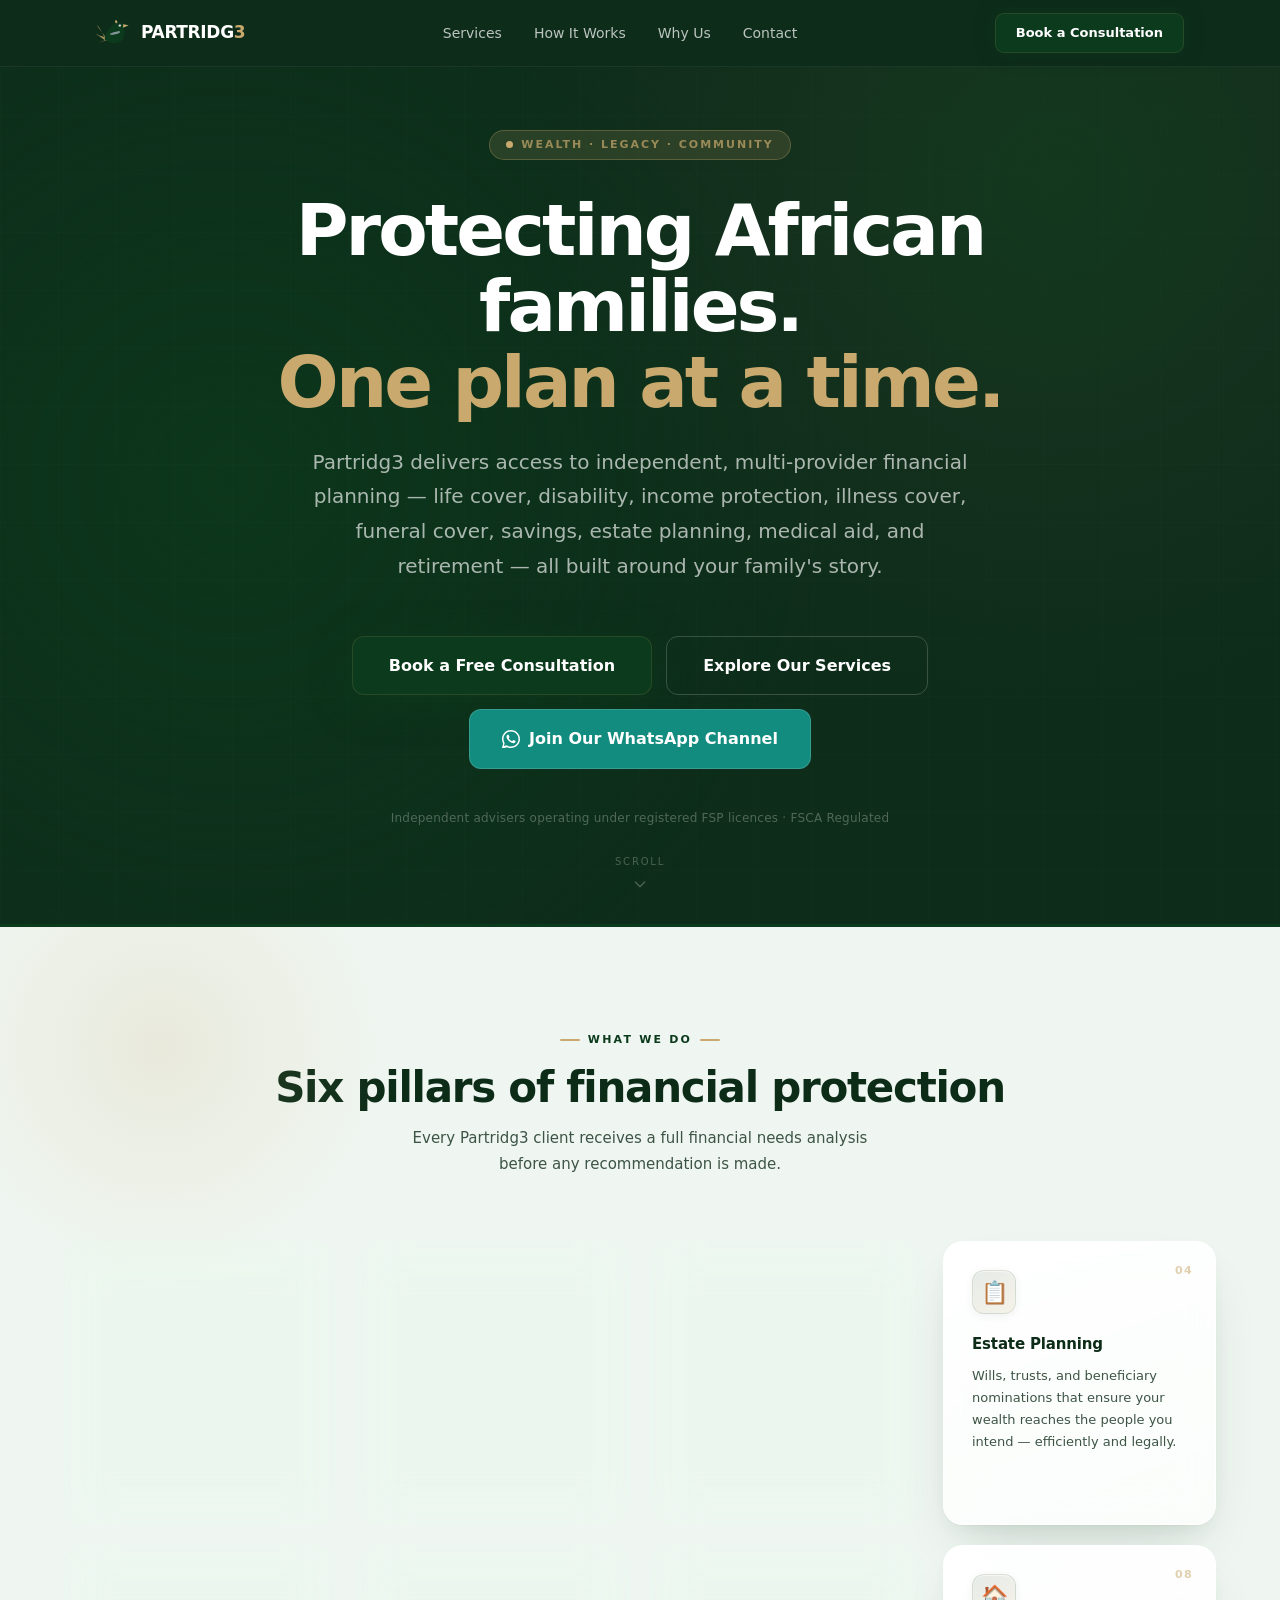
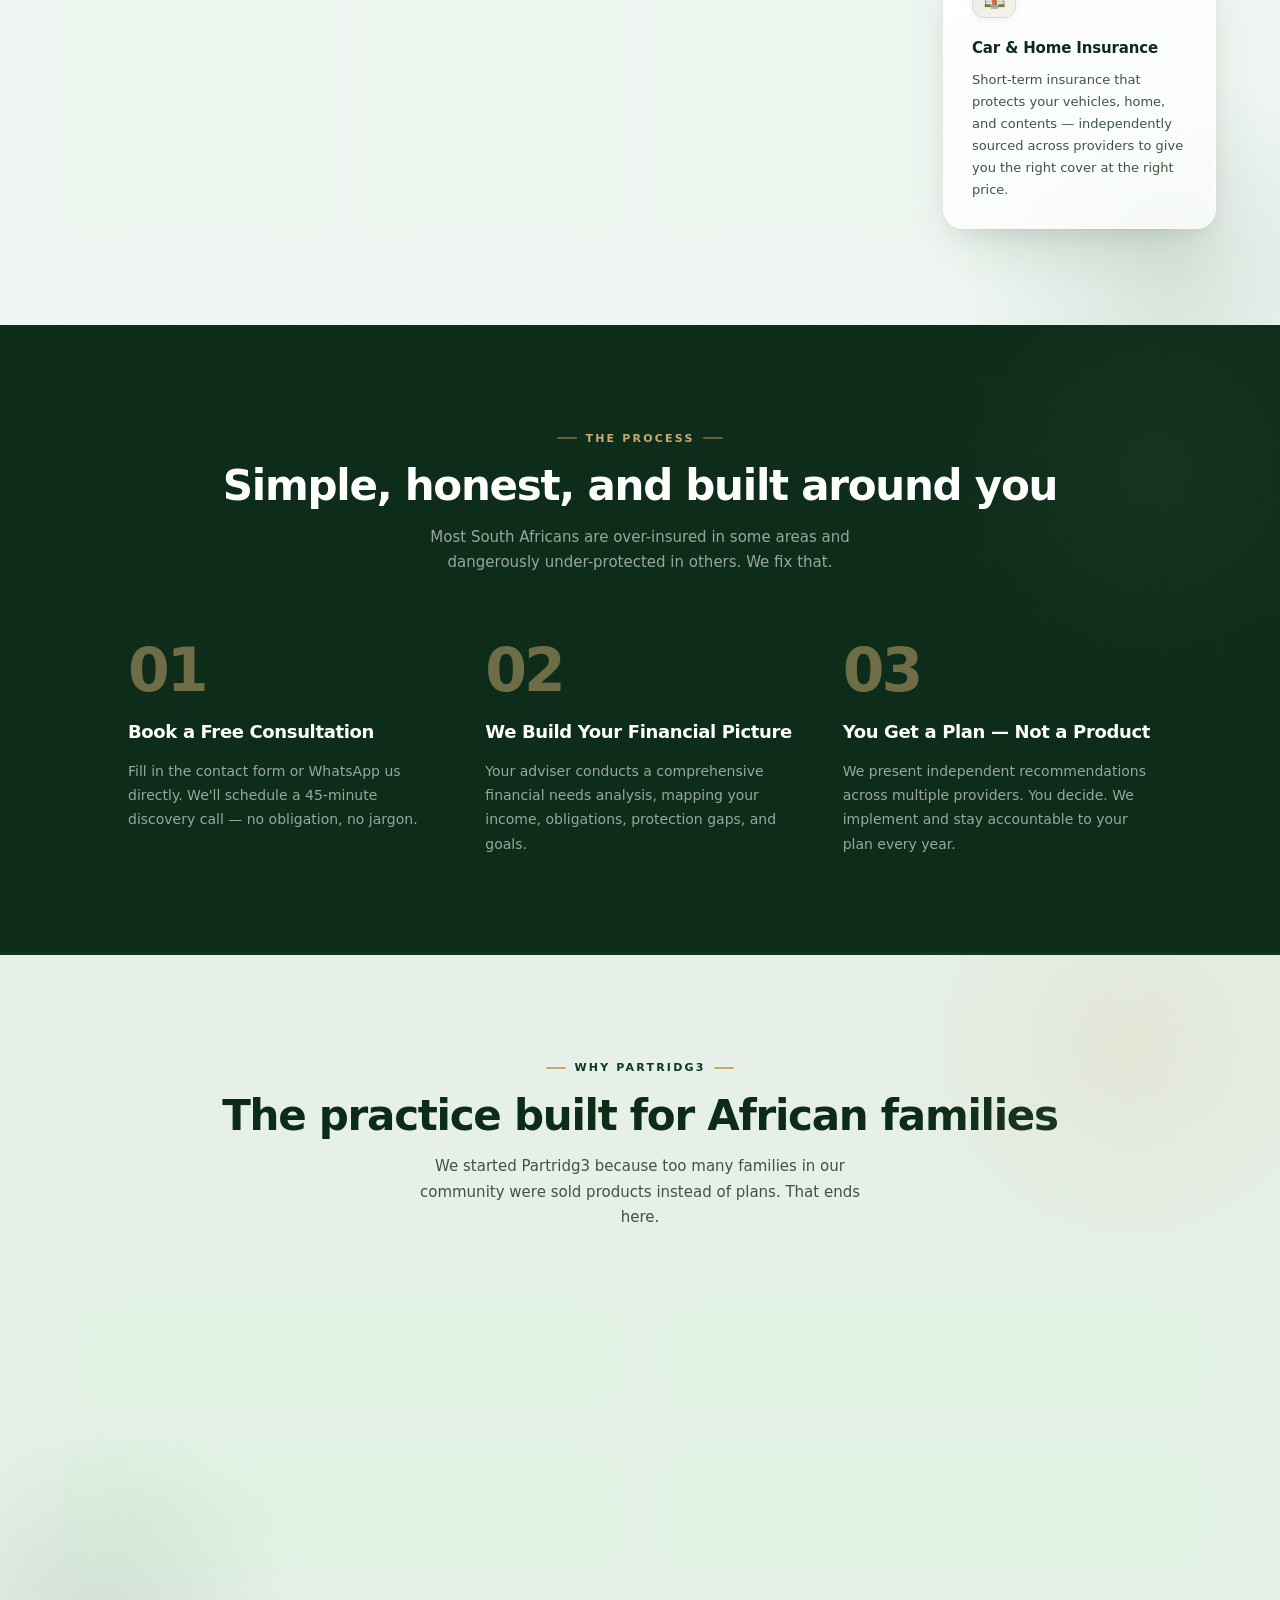
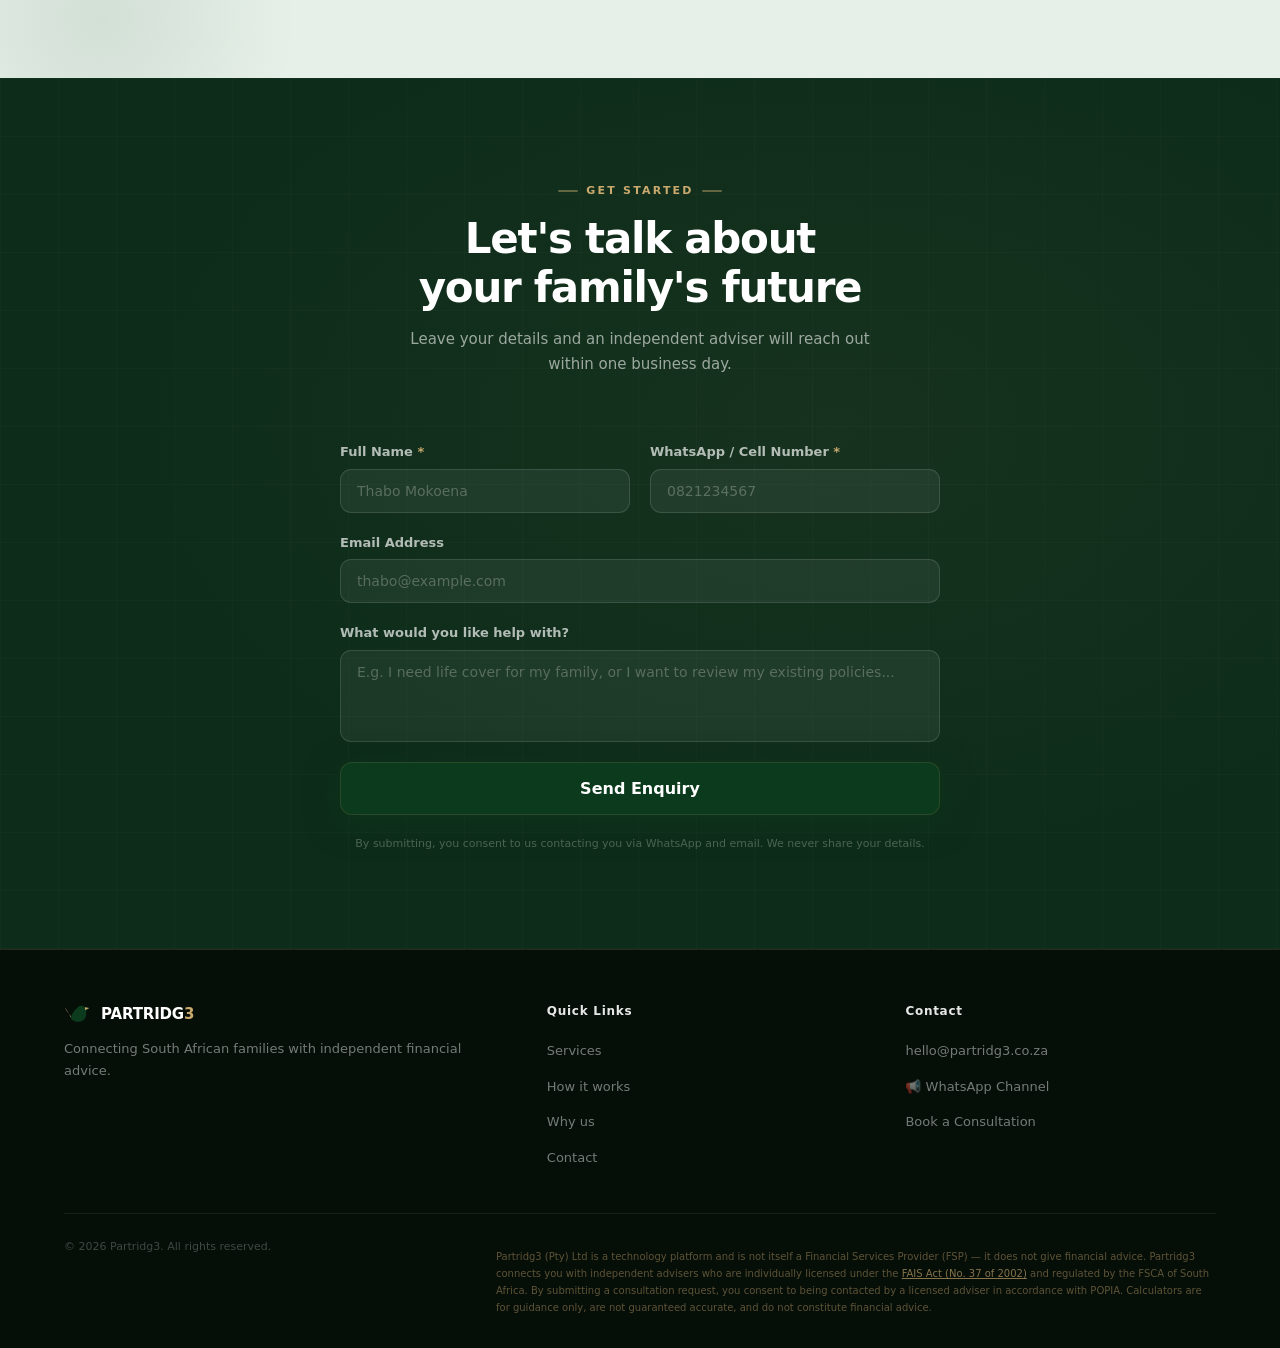
<file: brochure.html>
<!DOCTYPE html>
<html lang="en">
<head>
<meta charset="UTF-8">
<meta name="viewport" content="width=device-width, initial-scale=1.0">
<title>Partridg3 — Connecting You With Independent Financial Advice</title>
<link rel="canonical" href="https://landing-three-vert-77.vercel.app/brochure">
<meta property="og:url" content="https://landing-three-vert-77.vercel.app/brochure">
<meta property="og:title" content="Partridg3 — Connecting You With Independent Financial Advice">
<meta property="og:description" content="Independent advisers for South African families. Life cover, disability, retirement and more — built around your story.">
<style>
  /* ── DESIGN TOKENS ── */
  :root {
    /* Dark palette */
    --forest:      #0D2C1A;   /* main dark bg */
    --forest-deep: #060E08;   /* footer near-black */
    --forest-mid:  #0A2415;
    --forest-btn:  #0C3A1C;   /* CTA / button bg */
    --forest-btn2: #0F4822;   /* CTA hover */
    /* Gold */
    --gold:        #C9A96E;
    --gold-soft:   rgba(201,169,110,0.70);
    --gold-ghost:  rgba(201,169,110,0.15);
    --gold-line:   rgba(201,169,110,0.30);
    /* Light section palette — green-tinted, not plain white */
    --sage-bg:     #EFF6F1;   /* primary light section bg */
    --sage-alt:    #E6F0E8;   /* alternate light section bg */
    --sage-card:   #FFFFFF;   /* cards sit white on the sage bg */
    --sage-border: #C8DCC9;   /* card borders */
    --sage-border2:#B8CDB9;   /* hover card borders */
    /* Text on light */
    --ink:         #0C2C18;   /* headings — deep forest green (reads like near-black) */
    --ink-mid:     #3D5445;   /* body copy — green-tinted mid */
    --ink-light:   #7A9882;   /* muted / caption */
    /* Shared */
    --border-dark: rgba(255,255,255,0.07);
  }

  * { box-sizing: border-box; margin: 0; padding: 0; }
  body {
    font-family: system-ui, -apple-system, 'Segoe UI', sans-serif;
    font-size: 16px; line-height: 1.6;
    background: var(--forest);
    overflow-x: hidden;
  }

  /* Anchor-scroll targets need clearance so the fixed nav doesn't cover their heading */
  #services, #how-it-works, #why-us, #contact {
    scroll-margin-top: 82px;
  }

  /* ──────────────────────── NAV ──────────────────────── */
  .nav {
    position: fixed; top: 0; left: 0; right: 0; z-index: 100;
    background: var(--forest);
    border-bottom: 1px solid rgba(255,255,255,0.055);
    transition: background 0.3s, backdrop-filter 0.3s;
  }
  .nav.scrolled {
    background: rgba(13,44,26,0.94);
    backdrop-filter: blur(18px);
    -webkit-backdrop-filter: blur(18px);
    box-shadow: 0 1px 0 rgba(255,255,255,0.055);
  }
  .nav-inner {
    max-width: 1152px; margin: 0 auto; padding: 0 32px;
    display: flex; align-items: center; justify-content: space-between;
    height: 66px;
  }
  .nav-brand { display: flex; align-items: center; gap: 9px; text-decoration: none; }
  .nav-brand svg { width: 36px; height: 26px; flex-shrink: 0; }
  .nav-brand-text { color: #fff; font-weight: 800; font-size: 17px; letter-spacing: -0.02em; }
  .nav-brand-text em { color: var(--gold); font-style: normal; }
  .nav-links { display: flex; align-items: center; gap: 32px; list-style: none; }
  .nav-links a { color: rgba(255,255,255,0.72); font-size: 14px; font-weight: 500; text-decoration: none; transition: color 0.15s; }
  .nav-links a:hover { color: #fff; }
  .nav-cta {
    display: inline-flex; align-items: center;
    padding: 9px 20px; border-radius: 9px;
    background: var(--forest-btn);
    border: 1px solid var(--gold-ghost);
    color: #fff; font-size: 13px; font-weight: 700;
    text-decoration: none;
    box-shadow: 0 0 18px rgba(12,58,28,0.5);
    transition: background 0.15s, box-shadow 0.15s;
  }
  .nav-cta:hover { background: var(--forest-btn2); box-shadow: 0 0 22px rgba(201,169,110,0.1); }

  /* ──────────────────────── HERO ──────────────────────── */
  .hero {
    position: relative; min-height: 100vh;
    display: flex; align-items: center; justify-content: center;
    background: var(--forest);
  }
  .hero-decor {
    position: absolute; inset: 0; overflow: hidden; pointer-events: none;
  }
  .hero-radial {
    position: absolute; inset: 0; pointer-events: none;
    background:
      radial-gradient(circle at 18% 52%, rgba(12,58,28,0.75) 0%, transparent 52%),
      radial-gradient(circle at 82% 18%, rgba(201,169,110,0.07) 0%, transparent 42%);
  }
  .hero-grid {
    position: absolute; inset: 0; pointer-events: none;
    background-image:
      linear-gradient(rgba(255,255,255,0.024) 1px, transparent 1px),
      linear-gradient(90deg, rgba(255,255,255,0.024) 1px, transparent 1px);
    background-size: 58px 58px; opacity: 0.5;
  }
  .hero-orb {
    position: absolute; top: -12%; right: -6%;
    width: 600px; height: 600px; border-radius: 50%;
    background: radial-gradient(circle, rgba(12,58,28,0.55) 0%, transparent 68%);
    pointer-events: none;
  }
  .hero-inner {
    position: relative; z-index: 1;
    max-width: 880px; margin: 0 auto;
    padding: 130px 32px 96px; text-align: center;
  }
  .eyebrow-pill {
    display: inline-flex; align-items: center; gap: 8px;
    padding: 5px 16px; border-radius: 999px; margin-bottom: 32px;
    background: var(--gold-ghost);
    border: 1px solid var(--gold-line);
    font-size: 11px; font-weight: 700; letter-spacing: 0.18em; text-transform: uppercase;
    color: var(--gold-soft);
  }
  .eyebrow-dot {
    width: 7px; height: 7px; border-radius: 50%; background: var(--gold);
    animation: pulse 2s ease-in-out infinite;
  }
  @keyframes pulse { 0%,100%{opacity:1} 50%{opacity:0.35} }
  .hero h1 {
    font-size: clamp(40px, 6.5vw, 72px); font-weight: 800;
    line-height: 1.06; letter-spacing: -0.04em;
    color: #fff; margin-bottom: 24px; text-wrap: balance;
  }
  .hero h1 span { color: var(--gold); }
  .hero-sub {
    max-width: 660px; margin: 0 auto 52px;
    color: rgba(255,255,255,0.65); font-size: clamp(16px, 2vw, 20px); line-height: 1.74;
  }
  .hero-ctas { display: flex; flex-wrap: wrap; gap: 14px; justify-content: center; }
  .cta-primary {
    display: inline-flex; align-items: center; justify-content: center;
    padding: 16px 36px; border-radius: 12px;
    background: var(--forest-btn);
    border: 1px solid var(--gold-ghost);
    color: #fff; font-weight: 700; font-size: 16px; text-decoration: none;
    box-shadow: 0 8px 36px rgba(12,58,28,0.65);
    transition: background 0.15s, transform 0.15s;
  }
  .cta-primary:hover { background: var(--forest-btn2); transform: translateY(-1px); }
  .cta-secondary {
    display: inline-flex; align-items: center; justify-content: center;
    padding: 16px 36px; border-radius: 12px;
    border: 1px solid rgba(255,255,255,0.18);
    color: #fff; font-weight: 700; font-size: 16px; text-decoration: none;
    transition: background 0.15s, border-color 0.15s;
  }
  .cta-secondary:hover { background: rgba(255,255,255,0.07); border-color: rgba(255,255,255,0.32); }
  .cta-whatsapp {
    display: inline-flex; align-items: center; gap: 9px; justify-content: center;
    padding: 16px 32px; border-radius: 12px;
    background: #128C7E;
    border: 1px solid rgba(255,255,255,0.15);
    color: #fff; font-weight: 700; font-size: 16px; text-decoration: none;
    transition: background 0.15s, transform 0.15s;
  }
  .cta-whatsapp:hover { background: #075E54; transform: translateY(-1px); }
  .hero-legal { margin-top: 40px; font-size: 12px; color: rgba(255,255,255,0.28); letter-spacing: 0.02em; }
  .scroll-cue {
    position: absolute; bottom: 32px; left: 50%; transform: translateX(-50%);
    display: flex; flex-direction: column; align-items: center; gap: 6px;
    color: rgba(255,255,255,0.25); font-size: 10px; letter-spacing: 0.18em; text-transform: uppercase;
  }
  .scroll-cue svg { animation: bob 1.8s ease-in-out infinite; }
  @keyframes bob { 0%,100%{transform:translateY(0)} 55%{transform:translateY(6px)} }

  /* ──────────── SHARED SECTION SHELL ──────────── */
  .sec { padding: 96px 32px; }
  .sec-inner { max-width: 1152px; margin: 0 auto; }
  .sec-head { text-align: center; margin-bottom: 64px; }

  /* Eyebrow on light sections — anchored with a gold side-mark */
  .ew-green {
    display: inline-flex; align-items: center; gap: 8px;
    font-size: 11px; font-weight: 800; letter-spacing: 0.2em; text-transform: uppercase;
    color: var(--forest-btn); margin-bottom: 14px;
  }
  .ew-green::before,
  .ew-green::after {
    content: '';
    display: inline-block; width: 20px; height: 2px;
    background: var(--gold); border-radius: 1px;
  }
  /* Eyebrow on dark sections */
  .ew-gold {
    display: inline-flex; align-items: center; gap: 8px;
    font-size: 11px; font-weight: 800; letter-spacing: 0.2em; text-transform: uppercase;
    color: var(--gold); margin-bottom: 14px;
  }
  .ew-gold::before,
  .ew-gold::after {
    content: '';
    display: inline-block; width: 20px; height: 2px;
    background: rgba(201,169,110,0.45); border-radius: 1px;
  }
  .h2-ink {
    font-size: clamp(26px, 4vw, 42px); font-weight: 800;
    line-height: 1.18; letter-spacing: -0.03em;
    color: var(--ink); margin-bottom: 14px; text-wrap: balance;
  }
  .h2-white {
    font-size: clamp(26px, 4vw, 42px); font-weight: 800;
    line-height: 1.18; letter-spacing: -0.03em;
    color: #fff; margin-bottom: 14px; text-wrap: balance;
  }
  .sub-ink { max-width: 460px; margin: 0 auto; color: var(--ink-mid); font-size: 15px; line-height: 1.7; }
  .sub-white { max-width: 460px; margin: 0 auto; color: rgba(255,255,255,0.58); font-size: 15px; line-height: 1.7; }

  /* ──────────────────────── SERVICES (SAGE) ──────────────────────── */
  .sec-services {
    background: var(--sage-bg);
    /* thin green strip at top to bridge from dark hero */
    border-top: 3px solid var(--forest-btn);
    padding: 96px 32px;
    position: relative; overflow: hidden;
  }
  .sec-services::before {
    content: '';
    position: absolute; top: -120px; left: -80px;
    width: 480px; height: 480px; border-radius: 50%;
    background: radial-gradient(circle, rgba(201,169,110,0.16) 0%, transparent 70%);
    pointer-events: none;
  }
  .sec-services::after {
    content: '';
    position: absolute; bottom: -160px; right: -100px;
    width: 420px; height: 420px; border-radius: 50%;
    background: radial-gradient(circle, rgba(12,58,28,0.10) 0%, transparent 70%);
    pointer-events: none;
  }
  .services-grid {
    position: relative; z-index: 1;
    display: grid; grid-template-columns: repeat(4,1fr);
    gap: 20px;
  }
  .s-card {
    position: relative; overflow: hidden;
    background: linear-gradient(160deg, rgba(255,255,255,0.94) 0%, rgba(255,255,255,0.74) 100%);
    backdrop-filter: blur(24px) saturate(180%);
    -webkit-backdrop-filter: blur(24px) saturate(180%);
    border: 1px solid rgba(255,255,255,0.75);
    border-radius: 20px; padding: 28px;
    box-shadow:
      0 1px 1px rgba(12,58,28,0.03),
      0 10px 24px -8px rgba(12,58,28,0.10),
      0 28px 56px -20px rgba(12,58,28,0.16),
      inset 0 1px 0 rgba(255,255,255,0.95);
    transition: transform 0.4s cubic-bezier(.19,1,.22,1), box-shadow 0.4s cubic-bezier(.19,1,.22,1), border-color 0.4s;
  }
  .s-card::before {
    content: '';
    position: absolute; top: 0; left: 0; right: 0; height: 3px;
    background: linear-gradient(90deg, var(--forest-btn), var(--gold));
    opacity: 0; transition: opacity 0.3s;
  }
  .s-card:hover {
    border-color: rgba(255,255,255,0.95);
    transform: translateY(-8px);
    box-shadow:
      0 2px 2px rgba(12,58,28,0.04),
      0 18px 32px -10px rgba(12,58,28,0.14),
      0 44px 80px -24px rgba(12,58,28,0.22),
      inset 0 1px 0 rgba(255,255,255,1);
  }
  .s-card:hover::before { opacity: 1; }
  .s-icon-wrap {
    width: 44px; height: 44px; border-radius: 12px;
    background: linear-gradient(150deg, rgba(12,58,28,0.10), rgba(201,169,110,0.14));
    display: flex; align-items: center; justify-content: center;
    margin-bottom: 18px; font-size: 22px;
    border: 1px solid rgba(12,58,28,0.10);
    box-shadow: inset 0 1px 1px rgba(255,255,255,0.6), 0 2px 8px rgba(12,58,28,0.06);
  }
  .s-num {
    position: absolute; top: 20px; right: 22px;
    font-size: 11px; font-weight: 800; letter-spacing: 0.12em;
    color: var(--gold); opacity: 0.55;
  }
  .s-card h3 { font-size: 15px; font-weight: 700; color: var(--ink); margin-bottom: 9px; letter-spacing: -0.01em; }
  .s-card p { font-size: 13px; color: var(--ink-mid); line-height: 1.68; }

  /* ──────────────────────── HOW IT WORKS (DARK) ──────────────────────── */
  .sec-how {
    background: var(--forest);
    padding: 96px 32px;
    position: relative; overflow: hidden;
  }
  .sec-how::before {
    content: '';
    position: absolute; inset: 0; pointer-events: none;
    background-image:
      linear-gradient(rgba(255,255,255,0.020) 1px, transparent 1px),
      linear-gradient(90deg, rgba(255,255,255,0.020) 1px, transparent 1px);
    background-size: 58px 58px; opacity: 0.5;
  }
  /* Gold ambient sweep on right */
  .sec-how::after {
    content: '';
    position: absolute; right: -100px; top: -80px;
    width: 450px; height: 450px; border-radius: 50%;
    background: radial-gradient(circle, rgba(201,169,110,0.06) 0%, transparent 70%);
    pointer-events: none;
  }
  .sec-how-inner { position: relative; z-index: 1; max-width: 1024px; margin: 0 auto; }
  .steps-row { display: grid; grid-template-columns: repeat(3,1fr); gap: 48px; }
  .step-num-big {
    font-size: 60px; font-weight: 900; letter-spacing: -0.05em;
    color: var(--gold); opacity: 0.52; line-height: 1; margin-bottom: 18px;
  }
  .step-title { font-size: 18px; font-weight: 700; color: #fff; margin-bottom: 12px; letter-spacing: -0.02em; }
  .step-body { font-size: 14px; color: rgba(255,255,255,0.58); line-height: 1.74; }

  /* ──────────────────────── WHY US (SAGE ALT) ──────────────────────── */
  .sec-why {
    background: var(--sage-alt);
    border-top: 3px solid var(--forest-btn);
    padding: 96px 32px;
    position: relative; overflow: hidden;
  }
  .sec-why::before {
    content: '';
    position: absolute; top: -140px; right: -80px;
    width: 460px; height: 460px; border-radius: 50%;
    background: radial-gradient(circle, rgba(201,169,110,0.14) 0%, transparent 70%);
    pointer-events: none;
  }
  .sec-why::after {
    content: '';
    position: absolute; bottom: -140px; left: -100px;
    width: 400px; height: 400px; border-radius: 50%;
    background: radial-gradient(circle, rgba(12,58,28,0.09) 0%, transparent 70%);
    pointer-events: none;
  }
  .why-grid { position: relative; z-index: 1; display: grid; grid-template-columns: 1fr 1fr; gap: 20px; }
  .w-card {
    display: flex; gap: 18px;
    padding: 24px; border-radius: 20px;
    background: linear-gradient(160deg, rgba(255,255,255,0.94) 0%, rgba(255,255,255,0.74) 100%);
    backdrop-filter: blur(24px) saturate(180%);
    -webkit-backdrop-filter: blur(24px) saturate(180%);
    border: 1px solid rgba(255,255,255,0.75);
    box-shadow:
      0 1px 1px rgba(12,58,28,0.03),
      0 10px 24px -8px rgba(12,58,28,0.10),
      0 28px 56px -20px rgba(12,58,28,0.16),
      inset 0 1px 0 rgba(255,255,255,0.95);
    transition: transform 0.4s cubic-bezier(.19,1,.22,1), box-shadow 0.4s cubic-bezier(.19,1,.22,1), border-color 0.4s;
    position: relative; overflow: hidden;
  }
  .w-card::before {
    content: '';
    position: absolute; top: 0; left: 0; bottom: 0; width: 3px;
    background: linear-gradient(180deg, var(--forest-btn), var(--gold));
    opacity: 0; transition: opacity 0.3s;
  }
  .w-card:hover {
    border-color: rgba(255,255,255,0.95);
    transform: translateY(-6px);
    box-shadow:
      0 2px 2px rgba(12,58,28,0.04),
      0 16px 30px -10px rgba(12,58,28,0.14),
      0 40px 72px -22px rgba(12,58,28,0.20),
      inset 0 1px 0 rgba(255,255,255,1);
  }
  .w-card:hover::before { opacity: 1; }
  .w-icon {
    flex-shrink: 0; width: 48px; height: 48px; border-radius: 13px;
    background: linear-gradient(150deg, rgba(12,58,28,0.10), rgba(201,169,110,0.14));
    border: 1px solid rgba(12,58,28,0.10);
    box-shadow: inset 0 1px 1px rgba(255,255,255,0.6), 0 2px 8px rgba(12,58,28,0.06);
    display: flex; align-items: center; justify-content: center;
  }
  .w-card h3 { font-size: 15px; font-weight: 700; color: var(--ink); margin-bottom: 5px; letter-spacing: -0.01em; }
  .w-card p { font-size: 13px; color: var(--ink-mid); line-height: 1.68; }

  /* ──────────────────────── CONTACT (DARK) ──────────────────────── */
  .sec-contact {
    background: var(--forest);
    padding: 96px 32px;
    position: relative; overflow: hidden;
  }
  .sec-contact::before {
    content: '';
    position: absolute; inset: 0; pointer-events: none;
    background:
      radial-gradient(ellipse at 65% 40%, rgba(201,169,110,0.05) 0%, transparent 60%),
      linear-gradient(rgba(255,255,255,0.018) 1px, transparent 1px),
      linear-gradient(90deg, rgba(255,255,255,0.018) 1px, transparent 1px);
    background-size: auto, 58px 58px, 58px 58px; opacity: 1;
  }
  .contact-inner { position: relative; z-index: 1; max-width: 600px; margin: 0 auto; }
  .form-stack { display: flex; flex-direction: column; gap: 20px; }
  .form-row { display: grid; grid-template-columns: 1fr 1fr; gap: 20px; }
  .form-group { display: flex; flex-direction: column; gap: 6px; }
  .form-label { font-size: 13px; font-weight: 600; color: rgba(255,255,255,0.68); }
  .form-label b { color: var(--gold); font-weight: 600; }
  .form-field {
    width: 100%; padding: 13px 16px; border-radius: 11px;
    background: rgba(255,255,255,0.06);
    border: 1px solid rgba(255,255,255,0.12);
    color: #fff; font-size: 14px; font-family: inherit; outline: none;
    transition: border-color 0.15s, box-shadow 0.15s;
  }
  .form-field::placeholder { color: rgba(255,255,255,0.26); }
  .form-field:focus {
    border-color: var(--gold);
    box-shadow: 0 0 0 2px rgba(201,169,110,0.12);
  }
  textarea.form-field { resize: none; }
  .form-submit {
    width: 100%; padding: 16px; border-radius: 12px;
    background: var(--forest-btn);
    border: 1px solid var(--gold-ghost);
    color: #fff; font-size: 16px; font-weight: 700; font-family: inherit; cursor: pointer;
    box-shadow: 0 8px 32px rgba(12,58,28,0.55);
    transition: background 0.15s, box-shadow 0.15s;
  }
  .form-submit:hover { background: var(--forest-btn2); box-shadow: 0 8px 32px rgba(201,169,110,0.09); }
  .form-note { text-align: center; font-size: 11px; color: rgba(255,255,255,0.26); }

  /* ──────────────────────── FOOTER ──────────────────────── */
  footer {
    background: var(--forest-deep);
    padding: 52px 32px 32px;
    /* thin gold top line */
    border-top: 1px solid rgba(201,169,110,0.18);
  }
  .footer-inner { max-width: 1152px; margin: 0 auto; }
  .footer-grid { display: grid; grid-template-columns: 1.4fr 1fr 1fr; gap: 48px; margin-bottom: 44px; }
  .footer-brand { display: flex; align-items: center; gap: 9px; margin-bottom: 12px; }
  .footer-brand svg { width: 28px; height: 20px; }
  .footer-brand-text { color: #fff; font-weight: 800; font-size: 15px; letter-spacing: -0.01em; }
  .footer-brand-text em { color: var(--gold); font-style: normal; }
  .footer-tagline { font-size: 13px; color: rgba(255,255,255,0.45); line-height: 1.68; }
  .footer-col h4 { color: rgba(255,255,255,0.90); font-size: 12px; font-weight: 700; letter-spacing: 0.06em; margin-bottom: 16px; }
  .footer-col ul { list-style: none; display: flex; flex-direction: column; gap: 10px; }
  .footer-col ul li a { font-size: 13px; color: rgba(255,255,255,0.45); text-decoration: none; transition: color 0.15s; }
  .footer-col ul li a:hover { color: var(--gold); }
  .footer-bottom {
    border-top: 1px solid rgba(255,255,255,0.07);
    padding-top: 24px; font-size: 11px; color: rgba(255,255,255,0.24);
    display: flex; flex-wrap: wrap; gap: 8px; justify-content: space-between;
  }

  /* ── RESPONSIVE ── */
  @media (max-width: 1100px) {
    .services-grid { grid-template-columns: repeat(2,1fr); }
  }
  @media (max-width: 900px) {
    .services-grid { grid-template-columns: 1fr 1fr; }
    .steps-row { grid-template-columns: 1fr; gap: 36px; }
    .why-grid { grid-template-columns: 1fr; }
    .footer-grid { grid-template-columns: 1fr; gap: 28px; }
    .form-row { grid-template-columns: 1fr; }
  }
  @media (max-width: 600px) {
    .services-grid { grid-template-columns: 1fr; }
    .nav-links, .nav-cta { display: none; }
    .hero-inner { padding: 100px 24px 56px; }
    .eyebrow-pill { margin-bottom: 20px; }
    .hero h1 { margin-bottom: 16px; }
    .hero-sub { margin-bottom: 32px; }
    .hero-legal { margin-top: 24px; }
    .scroll-cue { display: none; }
  }
</style>
</head>
<body>

<!-- ──────── NAV ──────── -->
<nav class="nav" id="navbar">
  <div class="nav-inner">
    <a href="#" class="nav-brand">
      <svg viewBox="0 0 110 80" xmlns="http://www.w3.org/2000/svg">
        <path d="M 27,50 C 18,38 7,24 3,16 C 7,18 16,34 27,54 Z" fill="#C9A96E"/>
        <path d="M 27,53 C 14,49 3,45 0,43 C 4,47 14,51 27,62 Z" fill="#C9A96E" opacity="0.82"/>
        <path d="M 33,60 C 22,64 12,67 8,70 C 12,68 22,65 33,64 Z" fill="#C9A96E" opacity="0.65"/>
        <path d="M 100,16 L 83,13 C 77,7 68,5 61,8 C 55,11 49,17 43,24 C 37,31 30,40 27,53 C 25,58 31,66 44,70 C 54,74 68,72 78,64 C 86,56 90,42 87,30 C 86,26 84,24 83,24 Z" fill="#0C3A1C"/>
        <path d="M 43,42 C 51,38 63,36 72,33 L 73,39 C 62,44 50,46 43,45 Z" fill="#94A3A8" opacity="0.88"/>
        <path d="M 60,9 C 56,2 59,0 62,1 C 67,4 65,9 63,10 Z" fill="#C9A96E"/>
        <path d="M 83,13 L 100,16 L 83,24 Z" fill="#C9A96E"/>
        <circle cx="73" cy="18" r="3.8" fill="white"/>
        <circle cx="73.5" cy="19" r="2" fill="#0B1912"/>
        <circle cx="72" cy="17.2" r="1" fill="white"/>
      </svg>
      <span class="nav-brand-text">PARTRIDG<em>3</em></span>
    </a>
    <ul class="nav-links">
      <li><a href="#services">Services</a></li>
      <li><a href="#how-it-works">How It Works</a></li>
      <li><a href="#why-us">Why Us</a></li>
      <li><a href="#contact">Contact</a></li>
    </ul>
    <a href="#contact" class="nav-cta">Book a Consultation</a>
  </div>
</nav>

<!-- ──────── HERO ──────── -->
<section class="hero">
  <div class="hero-decor">
    <div class="hero-radial"></div>
    <div class="hero-grid"></div>
    <div class="hero-orb"></div>
  </div>
  <div class="hero-inner">
    <div class="eyebrow-pill">
      <div class="eyebrow-dot"></div>
      Wealth · Legacy · Community
    </div>
    <h1>Protecting African families.<br><span>One plan at a time.</span></h1>
    <p class="hero-sub">
      Partridg3 delivers access to independent, multi-provider financial planning — life cover, disability, income protection, illness cover, funeral cover, savings, estate planning, medical aid, and retirement — all built around your family's story.
    </p>
    <div class="hero-ctas">
      <a href="#contact" class="cta-primary">Book a Free Consultation</a>
      <a href="#services" class="cta-secondary">Explore Our Services</a>
      <a href="https://whatsapp.com/channel/0029Vb8omRh5fM5epo1EwH2l" target="_blank" rel="noopener" class="cta-whatsapp">
        <svg width="18" height="18" viewBox="0 0 24 24" fill="currentColor" style="flex-shrink:0"><path d="M17.472 14.382c-.297-.149-1.758-.867-2.03-.967-.273-.099-.471-.148-.67.15-.197.297-.767.966-.94 1.164-.173.199-.347.223-.644.075-.297-.15-1.255-.463-2.39-1.475-.883-.788-1.48-1.761-1.653-2.059-.173-.297-.018-.458.13-.606.134-.133.298-.347.446-.52.149-.174.198-.298.298-.497.099-.198.05-.371-.025-.52-.075-.149-.669-1.612-.916-2.207-.242-.579-.487-.5-.669-.51-.173-.008-.371-.01-.57-.01-.198 0-.52.074-.792.372-.272.297-1.04 1.016-1.04 2.479 0 1.462 1.065 2.875 1.213 3.074.149.198 2.096 3.2 5.077 4.487.709.306 1.262.489 1.694.625.712.227 1.36.195 1.871.118.571-.085 1.758-.719 2.006-1.413.248-.694.248-1.289.173-1.413-.074-.124-.272-.198-.57-.347z"/><path d="M12 0C5.373 0 0 5.373 0 12c0 2.127.558 4.122 1.532 5.854L.057 23.617a.75.75 0 0 0 .921.921l5.763-1.475A11.953 11.953 0 0 0 12 24c6.627 0 12-5.373 12-12S18.627 0 12 0zm0 22c-1.907 0-3.686-.528-5.204-1.443l-.373-.22-3.868.99.99-3.868-.22-.373A9.956 9.956 0 0 1 2 12C2 6.477 6.477 2 12 2s10 4.477 10 10-4.477 10-10 10z"/></svg>
        Join Our WhatsApp Channel
      </a>
    </div>
    <p class="hero-legal">Independent advisers operating under registered FSP licences · FSCA Regulated</p>
  </div>
  <div class="scroll-cue">
    <span>Scroll</span>
    <svg width="16" height="16" fill="none" stroke="currentColor" stroke-width="2" viewBox="0 0 24 24">
      <path stroke-linecap="round" stroke-linejoin="round" d="M19 9l-7 7-7-7"/>
    </svg>
  </div>
</section>

<!-- ──────── SERVICES (sage green bg, white cards) ──────── -->
<section class="sec-services" id="services">
  <div class="sec-inner">
    <div class="sec-head">
      <div class="ew-green">What We Do</div>
      <h2 class="h2-ink">Six pillars of financial protection</h2>
      <p class="sub-ink">Every Partridg3 client receives a full financial needs analysis before any recommendation is made.</p>
    </div>
    <div class="services-grid">
      <div class="s-card">
        <span class="s-num">01</span>
        <div class="s-icon-wrap">🛡️</div>
        <h3>Life Insurance</h3>
        <p>Tailored life cover and disability protection for your income and your family's future. We compare across multiple insurers so you never pay more than you should.</p>
      </div>
      <div class="s-card">
        <span class="s-num">02</span>
        <div class="s-icon-wrap">💰</div>
        <h3>Savings &amp; Investments</h3>
        <p>Unit trusts, endowments, and tax-free savings accounts structured to meet your medium- and long-term goals.</p>
      </div>
      <div class="s-card">
        <span class="s-num">03</span>
        <div class="s-icon-wrap">🕊️</div>
        <h3>Funeral Cover</h3>
        <p>Dignified, affordable funeral cover structured around your family's needs — ensuring your loved ones are never left to carry that burden alone.</p>
      </div>
      <div class="s-card">
        <span class="s-num">04</span>
        <div class="s-icon-wrap">📋</div>
        <h3>Estate Planning</h3>
        <p>Wills, trusts, and beneficiary nominations that ensure your wealth reaches the people you intend — efficiently and legally.</p>
      </div>
      <div class="s-card">
        <span class="s-num">05</span>
        <div class="s-icon-wrap">🌅</div>
        <h3>Retirement Planning</h3>
        <p>Pension and provident fund guidance, living annuities, and drawdown strategy for a dignified retirement.</p>
      </div>
      <div class="s-card">
        <span class="s-num">06</span>
        <div class="s-icon-wrap">🤝</div>
        <h3>Claims &amp; Bereavement Support</h3>
        <p>End-to-end claims management — from lodgement to pay-out — so your family never has to navigate it alone.</p>
      </div>
      <div class="s-card">
        <span class="s-num">07</span>
        <div class="s-icon-wrap">📊</div>
        <h3>Tax Planning</h3>
        <p>Structuring your contributions, investments, and income streams to minimise your tax liability — legally, efficiently, and in line with SARS requirements.</p>
      </div>
      <div class="s-card">
        <span class="s-num">08</span>
        <div class="s-icon-wrap">🏠</div>
        <h3>Car &amp; Home Insurance</h3>
        <p>Short-term insurance that protects your vehicles, home, and contents — independently sourced across providers to give you the right cover at the right price.</p>
      </div>
    </div>
  </div>
</section>

<!-- ──────── HOW IT WORKS (dark forest green) ──────── -->
<section class="sec-how" id="how-it-works">
  <div class="sec-how-inner">
    <div class="sec-head">
      <div class="ew-gold">The Process</div>
      <h2 class="h2-white">Simple, honest, and built around you</h2>
      <p class="sub-white">Most South Africans are over-insured in some areas and dangerously under-protected in others. We fix that.</p>
    </div>
    <div class="steps-row">
      <div>
        <div class="step-num-big">01</div>
        <h3 class="step-title">Book a Free Consultation</h3>
        <p class="step-body">Fill in the contact form or WhatsApp us directly. We'll schedule a 45-minute discovery call — no obligation, no jargon.</p>
      </div>
      <div>
        <div class="step-num-big">02</div>
        <h3 class="step-title">We Build Your Financial Picture</h3>
        <p class="step-body">Your adviser conducts a comprehensive financial needs analysis, mapping your income, obligations, protection gaps, and goals.</p>
      </div>
      <div>
        <div class="step-num-big">03</div>
        <h3 class="step-title">You Get a Plan — Not a Product</h3>
        <p class="step-body">We present independent recommendations across multiple providers. You decide. We implement and stay accountable to your plan every year.</p>
      </div>
    </div>
  </div>
</section>

<!-- ──────── WHY US (deeper sage bg, white cards) ──────── -->
<section class="sec-why" id="why-us">
  <div class="sec-inner">
    <div class="sec-head">
      <div class="ew-green">Why Partridg3</div>
      <h2 class="h2-ink">The practice built for African families</h2>
      <p class="sub-ink">We started Partridg3 because too many families in our community were sold products instead of plans. That ends here.</p>
    </div>
    <div class="why-grid">
      <div class="w-card">
        <div class="w-icon">
          <svg width="24" height="24" fill="none" viewBox="0 0 24 24" stroke="#0C3A1C" stroke-width="1.8">
            <path stroke-linecap="round" stroke-linejoin="round" d="M9 12l2 2 4-4m5.618-4.016A11.955 11.955 0 0112 2.944a11.955 11.955 0 01-8.618 3.04A12.02 12.02 0 003 9c0 5.591 3.824 10.29 9 11.622 5.176-1.332 9-6.03 9-11.622 0-1.042-.133-2.052-.382-3.016z"/>
          </svg>
        </div>
        <div>
          <h3>Genuinely Independent</h3>
          <p>Your adviser isn't tied to any single insurer. Their recommendations are driven by your needs, not their commissions.</p>
        </div>
      </div>
      <div class="w-card">
        <div class="w-icon">
          <svg width="24" height="24" fill="none" viewBox="0 0 24 24" stroke="#0C3A1C" stroke-width="1.8">
            <path stroke-linecap="round" stroke-linejoin="round" d="M17 20h5v-2a3 3 0 00-5.356-1.857M17 20H7m10 0v-2c0-.656-.126-1.283-.356-1.857M7 20H2v-2a3 3 0 015.356-1.857M7 20v-2c0-.656.126-1.283.356-1.857m0 0a5.002 5.002 0 019.288 0M15 7a3 3 0 11-6 0 3 3 0 016 0z"/>
          </svg>
        </div>
        <div>
          <h3>Family-Centred Advice</h3>
          <p>We plan for whole families — children, spouses, dependants, and estates — not just the policyholder.</p>
        </div>
      </div>
      <div class="w-card">
        <div class="w-icon">
          <svg width="24" height="24" fill="none" viewBox="0 0 24 24" stroke="#0C3A1C" stroke-width="1.8">
            <path stroke-linecap="round" stroke-linejoin="round" d="M12 18h.01M8 21h8a2 2 0 002-2V5a2 2 0 00-2-2H8a2 2 0 00-2 2v14a2 2 0 002 2z"/>
          </svg>
        </div>
        <div>
          <h3>Always On, Always Available</h3>
          <p>Our AI-assisted service team means you can reach us on WhatsApp any time. Claims, queries, and reviews — handled.</p>
        </div>
      </div>
      <div class="w-card">
        <div class="w-icon">
          <svg width="24" height="24" fill="none" viewBox="0 0 24 24" stroke="#0C3A1C" stroke-width="1.8">
            <path stroke-linecap="round" stroke-linejoin="round" d="M9 5H7a2 2 0 00-2 2v12a2 2 0 002 2h10a2 2 0 002-2V7a2 2 0 00-2-2h-2M9 5a2 2 0 002 2h2a2 2 0 002-2M9 5a2 2 0 012-2h2a2 2 0 012 2"/>
          </svg>
        </div>
        <div>
          <h3>FSCA Licensed &amp; Accountable</h3>
          <p>Our independent advisers operate under their respective registered FSP licences. Your plan is backed by regulatory oversight and a signed FAIS disclosure.</p>
        </div>
      </div>
    </div>
  </div>
</section>

<!-- ──────── CONTACT (dark forest green) ──────── -->
<section class="sec-contact" id="contact">
  <div class="contact-inner">
    <div class="sec-head">
      <div class="ew-gold">Get Started</div>
      <h2 class="h2-white">Let's talk about your family's future</h2>
      <p class="sub-white">Leave your details and an independent adviser will reach out within one business day.</p>
    </div>
    <form id="lead-form" class="form-stack" novalidate>
      <div class="form-row">
        <div class="form-group">
          <label class="form-label" for="f-name">Full Name <b>*</b></label>
          <input id="f-name" class="form-field" type="text" placeholder="Thabo Mokoena" autocomplete="name"/>
        </div>
        <div class="form-group">
          <label class="form-label" for="f-phone">WhatsApp / Cell Number <b>*</b></label>
          <input id="f-phone" class="form-field" type="tel" placeholder="0821234567" autocomplete="tel"/>
        </div>
      </div>
      <div class="form-group">
        <label class="form-label" for="f-email">Email Address</label>
        <input id="f-email" class="form-field" type="email" placeholder="thabo@example.com" autocomplete="email"/>
      </div>
      <div class="form-group">
        <label class="form-label" for="f-msg">What would you like help with?</label>
        <textarea id="f-msg" class="form-field" rows="4" placeholder="E.g. I need life cover for my family, or I want to review my existing policies..."></textarea>
      </div>
      <div id="form-error" style="display:none;color:#f87171;font-size:13px;"></div>
      <button type="submit" class="form-submit" id="form-btn">Send Enquiry</button>
      <p class="form-note">By submitting, you consent to us contacting you via WhatsApp and email. We never share your details.</p>
    </form>
    <div id="form-success" style="display:none;background:rgba(12,58,28,0.35);border:1px solid rgba(201,169,110,0.3);border-radius:16px;padding:36px;text-align:center;">
      <div style="font-size:36px;margin-bottom:12px;">✅</div>
      <h3 style="color:#fff;font-size:18px;font-weight:700;margin-bottom:8px;">We've received your enquiry</h3>
      <p style="color:rgba(255,255,255,0.6);font-size:14px;">An adviser will contact you within one business day. Check your WhatsApp — we'll reach out there first.</p>
    </div>
  </div>
</section>

<!-- ──────── FOOTER ──────── -->
<footer>
  <div class="footer-inner">
    <div class="footer-grid">
      <div>
        <div class="footer-brand">
          <svg viewBox="0 0 110 80" xmlns="http://www.w3.org/2000/svg">
            <path d="M 27,50 C 18,38 7,24 3,16 C 7,18 16,34 27,54 Z" fill="#C9A96E"/>
            <path d="M 100,16 L 83,13 C 77,7 68,5 61,8 C 55,11 49,17 43,24 C 37,31 30,40 27,53 C 25,58 31,66 44,70 C 54,74 68,72 78,64 C 86,56 90,42 87,30 Z" fill="#0C3A1C"/>
            <path d="M 83,13 L 100,16 L 83,24 Z" fill="#C9A96E"/>
          </svg>
          <span class="footer-brand-text">PARTRIDG<em>3</em></span>
        </div>
        <p class="footer-tagline">Connecting South African families with independent financial advice.</p>
      </div>
      <div class="footer-col">
        <h4>Quick Links</h4>
        <ul>
          <li><a href="#services">Services</a></li>
          <li><a href="#how-it-works">How it works</a></li>
          <li><a href="#why-us">Why us</a></li>
          <li><a href="#contact">Contact</a></li>
        </ul>
      </div>
      <div class="footer-col">
        <h4>Contact</h4>
        <ul>
          <li><a href="mailto:hello@partridg3.co.za">hello@partridg3.co.za</a></li>
          <li><a href="https://whatsapp.com/channel/0029Vb8omRh5fM5epo1EwH2l" target="_blank" rel="noopener">📢 WhatsApp Channel</a></li>
          <li><a href="#contact">Book a Consultation</a></li>
        </ul>
      </div>
    </div>
    <div class="footer-bottom">
      <span>&copy; <span id="yr"></span> Partridg3. All rights reserved.</span>
      <p style="margin-top:10px;font-size:10px;color:rgba(201,169,110,.45);line-height:1.7;max-width:720px;">
        Partridg3 (Pty) Ltd is a technology platform and is not itself a Financial Services Provider (FSP) — it does not give financial advice. Partridg3 connects you with independent advisers who are individually licensed under the
        <a href="https://www.fsca.co.za" target="_blank" rel="noopener" style="color:rgba(201,169,110,.65);">FAIS Act (No. 37 of 2002)</a>
        and regulated by the FSCA of South Africa. By submitting a consultation request, you consent to being contacted by a licensed adviser in accordance with POPIA. Calculators are for guidance only, are not guaranteed accurate, and do not constitute financial advice.
      </p>
    </div>
  </div>
</footer>

<script>
  /* ── Nav scroll ── */
  const nav = document.getElementById('navbar');
  function updateNav() { nav.classList.toggle('scrolled', window.scrollY > 20); }
  updateNav();
  window.addEventListener('scroll', updateNav, { passive: true });

  document.getElementById('yr').textContent = new Date().getFullYear();

  /* ── Lead submission ── */
  const SUPA_URL = 'https://aebsqfrfqovyfztmdnkw.supabase.co';
  const SUPA_KEY = 'sb_publishable_Tj0xe1TlfANh5r9BnRtJYw_LGGAdgTn';

  async function submitLead(e) {
    e.preventDefault();

    const nameEl  = document.getElementById('f-name');
    const phoneEl = document.getElementById('f-phone');
    const emailEl = document.getElementById('f-email');
    const msgEl   = document.getElementById('f-msg');
    const btn     = document.getElementById('form-btn');
    const errEl   = document.getElementById('form-error');
    const formEl  = document.getElementById('lead-form');
    const successEl = document.getElementById('form-success');

    const full_name    = nameEl.value.trim();
    const phone_number = phoneEl.value.trim();
    const email        = emailEl.value.trim() || null;
    const message      = msgEl.value.trim() || null;

    /* Validation */
    errEl.style.display = 'none';
    if (!full_name) {
      errEl.textContent = 'Please enter your full name.';
      errEl.style.display = 'block';
      nameEl.focus();
      return;
    }
    if (!phone_number) {
      errEl.textContent = 'Please enter your cell number.';
      errEl.style.display = 'block';
      phoneEl.focus();
      return;
    }

    /* Loading state */
    btn.disabled = true;
    btn.textContent = 'Sending…';

    try {
      const res = await fetch(`${SUPA_URL}/rest/v1/social_media_leads`, {
        method: 'POST',
        headers: {
          'Content-Type': 'application/json',
          'apikey': SUPA_KEY,
          'Authorization': `Bearer ${SUPA_KEY}`,
          'Prefer': 'return=minimal'
        },
        body: JSON.stringify({
          full_name,
          whatsapp_number: phone_number,
          email,
          message_content: message,
          platform: 'Website',
          lead_status: 'NEW'
        })
      });

      if (!res.ok) {
        const body = await res.text();
        throw new Error(body || `HTTP ${res.status}`);
      }

      /* Success */
      formEl.style.display = 'none';
      successEl.style.display = 'block';
    } catch (err) {
      console.error('Lead submission error:', err);
      errEl.textContent = 'Something went wrong — please try again or WhatsApp us directly.';
      errEl.style.display = 'block';
      btn.disabled = false;
      btn.textContent = 'Send Enquiry';
    }
  }

  document.getElementById('lead-form').addEventListener('submit', submitLead);
</script>
</body>
</html>
</file>
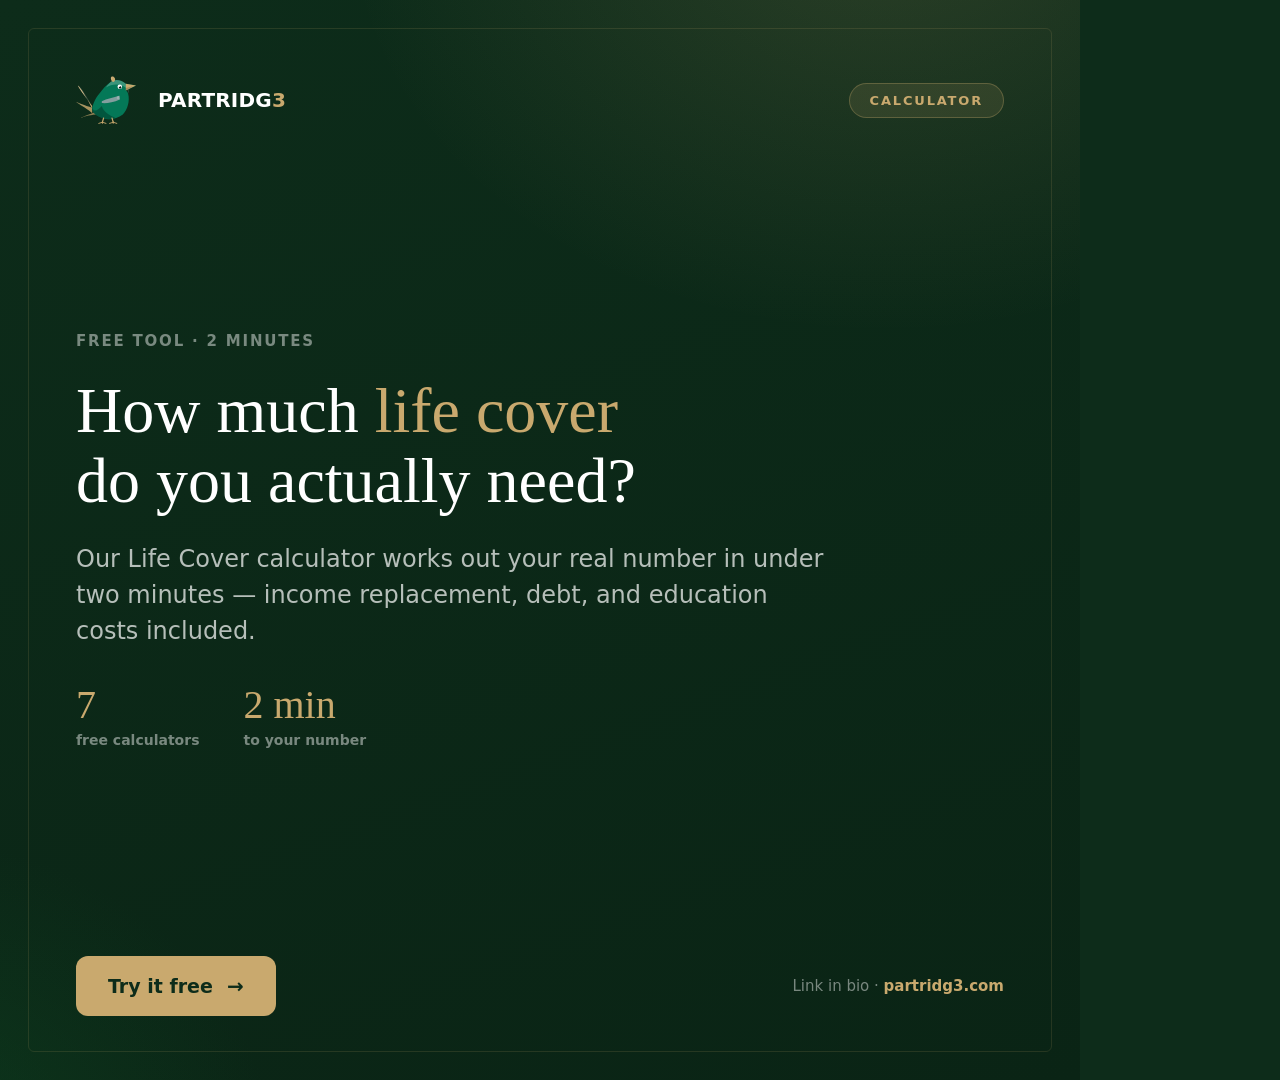
<file: social-cards/hero-card-template.html>
<!doctype html>
<html lang="en">
<head>
<meta charset="utf-8" />
<title>Partridg3 Hero Card</title>
<style>
  :root{
    --deep:#0D2C1A; --mid:#0A2415; --card:#0C3A1C;
    --gold:#C9A96E; --gold-dim:rgba(201,169,110,.12); --gold-border:rgba(201,169,110,.30);
    --w100:#fff; --w70:rgba(255,255,255,.70); --w45:rgba(255,255,255,.45);
    --w20:rgba(255,255,255,.20); --w08:rgba(255,255,255,.08);
    --f-display:Georgia,'Times New Roman',serif;
    --f-body:-apple-system,BlinkMacSystemFont,'Segoe UI',system-ui,sans-serif;
  }
  *{margin:0;padding:0;box-sizing:border-box;}
  html,body{width:1080px;height:1080px;overflow:hidden;background:var(--deep);}
  .card{
    position:relative; width:1080px;height:1080px;
    background:
      radial-gradient(ellipse 900px 700px at 82% -8%, rgba(201,169,110,.16), transparent 60%),
      radial-gradient(ellipse 700px 600px at -10% 108%, rgba(15,72,34,.55), transparent 55%),
      linear-gradient(160deg, var(--deep) 0%, var(--mid) 100%);
    display:flex; flex-direction:column; justify-content:space-between;
    padding:76px 76px 64px; font-family:var(--f-body); color:var(--w100);
  }
  /* subtle border frame */
  .card::before{
    content:''; position:absolute; inset:28px; border:1px solid rgba(201,169,110,.14);
    border-radius:6px; pointer-events:none;
  }

  /* top: wordmark */
  .top{display:flex; align-items:center; justify-content:space-between;}
  .wordmark{display:flex;align-items:center;gap:16px;}
  .mark{width:66px;height:48px;flex-shrink:0;}
  .wordmark-text{font-size:20px;font-weight:700;letter-spacing:.01em;}
  .wordmark-text .accent{color:var(--gold);}
  .eyebrow{
    font-size:13px;font-weight:700;letter-spacing:.14em;text-transform:uppercase;color:var(--gold);
    background:var(--gold-dim); border:1px solid var(--gold-border); border-radius:999px;
    padding:9px 20px;
  }

  /* middle: content */
  .content{display:flex;flex-direction:column;gap:26px;max-width:880px;}
  .category{
    font-size:15px;font-weight:700;letter-spacing:.12em;text-transform:uppercase;color:var(--w45);
  }
  .headline{
    font-family:var(--f-display); font-weight:400; font-size:64px; line-height:1.08;
    color:var(--w100); text-wrap:balance;
  }
  .headline .hl{color:var(--gold);}
  .subhead{
    font-size:24px; line-height:1.5; color:var(--w70); max-width:760px; font-weight:400;
  }
  .stat-row{display:flex; gap:44px; margin-top:6px;}
  .stat{display:flex;flex-direction:column;gap:4px;}
  .stat .num{font-family:var(--f-display); font-size:40px; color:var(--gold);}
  .stat .label{font-size:14px; color:var(--w45); font-weight:600;}

  /* bottom: CTA band */
  .bottom{display:flex; align-items:center; justify-content:space-between; gap:32px;}
  .cta{
    display:flex; align-items:center; gap:14px;
    background:var(--gold); color:var(--deep); font-weight:700; font-size:19px;
    padding:18px 32px; border-radius:12px;
  }
  .cta .arrow{font-size:20px;}
  .footer-line{font-size:15px; color:var(--w45); text-align:right; line-height:1.5;}
  .footer-line .link{color:var(--gold); font-weight:600;}

  /* variant: dark accent icon chip used in stat/feature rows */
  .chip-icon{
    width:64px;height:64px;border-radius:16px;background:var(--gold-dim);
    border:1px solid var(--gold-border); display:flex;align-items:center;justify-content:center;
    font-size:30px;
  }
</style>
</head>
<body>
  <div class="card">
    <div class="top">
      <div class="wordmark">
        <svg class="mark" viewBox="0 0 110 80" role="img" aria-label="Partridg3 mark">
          <path d="M 27,50 C 18,38 7,24 3,16  C 7,18 16,34 27,54 Z" fill="#C9A96E"/>
          <path d="M 27,50 C 18,38 7,24 3,16  C 5,16 10,22 16,32 Z"  fill="white" opacity="0.20"/>
          <path d="M 22,46 C 20,42 19,40 18,37 C 20,43 22,49 24,52 Z" fill="black" opacity="0.22"/>
          <path d="M 27,53 C 14,49 3,45 0,43  C 4,47 14,51 27,62 Z" fill="#C9A96E" opacity="0.82"/>
          <path d="M 27,53 C 14,49 3,45 0,43  C 1,44 5,46 10,48 Z"  fill="white" opacity="0.16"/>
          <path d="M 33,60 C 22,64 12,67 8,70  C 12,68 22,65 33,64 Z" fill="#C9A96E" opacity="0.65"/>
          <path d="M 100,16 L 83,13 C 77,7 68,5 61,8 C 55,11 49,17 43,24 C 37,31 30,40 27,53 C 25,58 31,66 44,70 C 54,74 68,72 78,64 C 86,56 90,42 87,30 C 86,26 84,24 83,24 Z" fill="#047857"/>
          <path d="M 43,50 C 37,56 30,62 27,53 C 25,58 31,66 44,70 C 52,73 62,72 65,69 C 56,66 46,60 43,50 Z" fill="black" opacity="0.28"/>
          <path d="M 83,13 C 77,7 68,5 61,8 C 57,10 53,14 50,19 C 60,13 74,12 84,20 C 87,23 87,29 87,30 C 89,24 87,17 83,13 Z" fill="white" opacity="0.22"/>
          <path d="M 43,42 C 51,38 63,36 72,33 L 73,39 C 62,44 50,46 43,45 Z" fill="#94A3A8" opacity="0.88"/>
          <path d="M 68,34 C 71,33 73,33 73,33 L 73,39 C 71,39 69,39 68,38 Z" fill="white" opacity="0.20"/>
          <path d="M 60,9 C 56,2 59,0 62,1 C 67,4 65,9 63,10 Z" fill="#C9A96E"/>
          <path d="M 60,9 C 58,5 59,2 61,1 C 60,3 59,6 60,9 Z"   fill="white" opacity="0.25"/>
          <path d="M 83,13 L 100,16 L 83,24 Z" fill="#C9A96E"/>
          <path d="M 83,13 L 100,16 L 95,15 Z" fill="white" opacity="0.20"/>
          <path d="M 83,20 L 95,17 L 83,24 Z"  fill="black" opacity="0.18"/>
          <circle cx="73"   cy="18"   r="3.8" fill="white"/>
          <circle cx="73.5" cy="19"   r="2"   fill="#0B1912"/>
          <circle cx="72"   cy="17.2" r="1"   fill="white"/>
          <line x1="46" y1="70" x2="44" y2="77" stroke="#C9A96E" stroke-width="2"   stroke-linecap="round"/>
          <line x1="44" y1="77" x2="38" y2="79" stroke="#C9A96E" stroke-width="1.5" stroke-linecap="round"/>
          <line x1="44" y1="77" x2="44" y2="79" stroke="#C9A96E" stroke-width="1.5" stroke-linecap="round"/>
          <line x1="44" y1="77" x2="50" y2="79" stroke="#C9A96E" stroke-width="1.5" stroke-linecap="round"/>
          <line x1="60" y1="70" x2="62" y2="77" stroke="#C9A96E" stroke-width="2"   stroke-linecap="round"/>
          <line x1="62" y1="77" x2="56" y2="79" stroke="#C9A96E" stroke-width="1.5" stroke-linecap="round"/>
          <line x1="62" y1="77" x2="62" y2="79" stroke="#C9A96E" stroke-width="1.5" stroke-linecap="round"/>
          <line x1="62" y1="77" x2="68" y2="79" stroke="#C9A96E" stroke-width="1.5" stroke-linecap="round"/>
        </svg>
        <div class="wordmark-text">PARTRIDG<span class="accent">3</span></div>
      </div>
      <div class="eyebrow" id="eyebrow">CALCULATOR</div>
    </div>

    <div class="content">
      <div class="category" id="category">Free tool · 2 minutes</div>
      <div class="headline" id="headline">How much <span class="hl">life cover</span> do you actually need?</div>
      <div class="subhead" id="subhead">Our Life Cover calculator works out your real number in under two minutes — income replacement, debt, and education costs included.</div>
      <div class="stat-row" id="statRow">
        <div class="stat"><div class="num">7</div><div class="label">free calculators</div></div>
        <div class="stat"><div class="num">2 min</div><div class="label">to your number</div></div>
      </div>
    </div>

    <div class="bottom">
      <div class="cta"><span id="ctaText">Try it free</span><span class="arrow">→</span></div>
      <div class="footer-line" id="footerLine">Link in bio · <span class="link">partridg3.com</span></div>
    </div>
  </div>

<script>
  // Minimal config-driven content swap — edit CARD below (or call setCard from
  // outside via window.setCard) to produce a new card from this one template.
  function setCard(cfg){
    document.getElementById('eyebrow').textContent = cfg.eyebrow;
    document.getElementById('category').textContent = cfg.category;
    document.getElementById('headline').innerHTML = cfg.headline;
    document.getElementById('subhead').textContent = cfg.subhead;
    document.getElementById('ctaText').textContent = cfg.cta;
    document.getElementById('footerLine').innerHTML = cfg.footer;
    const statRow = document.getElementById('statRow');
    if (cfg.stats && cfg.stats.length){
      statRow.style.display = 'flex';
      statRow.innerHTML = cfg.stats.map(s => `<div class="stat"><div class="num">${s.num}</div><div class="label">${s.label}</div></div>`).join('');
    } else {
      statRow.style.display = 'none';
    }
  }
  window.setCard = setCard;

  // Config-driven render: ?cfg=<encoded JSON> — lets a headless-Chrome batch
  // script produce a new card from this one file without writing temp HTML.
  const params = new URLSearchParams(window.location.search);
  if (params.has('cfg')) {
    // params.get() already decodes one level of percent-encoding — do not
    // decodeURIComponent() again here, it double-decodes and breaks on any
    // literal "%" in the content (e.g. "15%").
    try { setCard(JSON.parse(params.get('cfg'))); }
    catch (e) { document.title = 'CONFIG ERROR: ' + e.message; }
  }
</script>
</body>
</html>
</file>
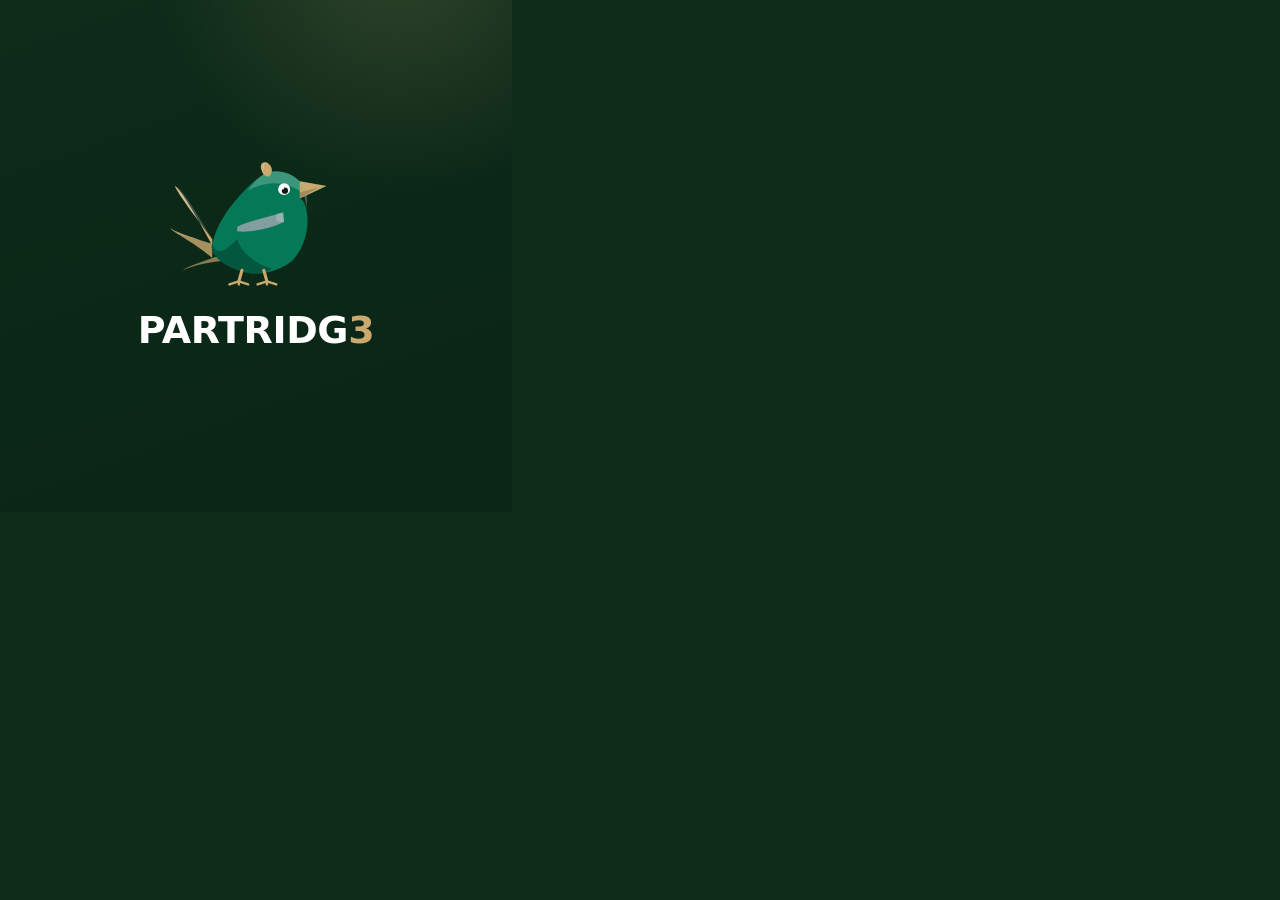
<file: social-cards/logo-square-template.html>
<!doctype html>
<html lang="en">
<head>
<meta charset="utf-8" />
<title>Partridg3 Square Logo</title>
<style>
  *{margin:0;padding:0;box-sizing:border-box;}
  html,body{width:512px;height:512px;overflow:hidden;background:#0D2C1A;}
  .card{
    width:512px;height:512px;
    background:
      radial-gradient(ellipse 420px 380px at 78% -6%, rgba(201,169,110,.18), transparent 58%),
      linear-gradient(160deg, #0D2C1A 0%, #0A2415 100%);
    display:flex; flex-direction:column; align-items:center; justify-content:center; gap:22px;
    font-family:-apple-system,BlinkMacSystemFont,'Segoe UI',system-ui,sans-serif;
  }
  .mark{width:172px;height:125px;}
  .wordmark-text{font-size:38px;font-weight:800;letter-spacing:-.01em;color:#fff;}
  .wordmark-text .accent{color:#C9A96E;}
</style>
</head>
<body>
  <div class="card">
    <svg class="mark" viewBox="0 0 110 80" role="img" aria-label="Partridg3 mark">
      <path d="M 27,50 C 18,38 7,24 3,16  C 7,18 16,34 27,54 Z" fill="#C9A96E"/>
      <path d="M 27,50 C 18,38 7,24 3,16  C 5,16 10,22 16,32 Z"  fill="white" opacity="0.20"/>
      <path d="M 22,46 C 20,42 19,40 18,37 C 20,43 22,49 24,52 Z" fill="black" opacity="0.22"/>
      <path d="M 27,53 C 14,49 3,45 0,43  C 4,47 14,51 27,62 Z" fill="#C9A96E" opacity="0.82"/>
      <path d="M 27,53 C 14,49 3,45 0,43  C 1,44 5,46 10,48 Z"  fill="white" opacity="0.16"/>
      <path d="M 33,60 C 22,64 12,67 8,70  C 12,68 22,65 33,64 Z" fill="#C9A96E" opacity="0.65"/>
      <path d="M 100,16 L 83,13 C 77,7 68,5 61,8 C 55,11 49,17 43,24 C 37,31 30,40 27,53 C 25,58 31,66 44,70 C 54,74 68,72 78,64 C 86,56 90,42 87,30 C 86,26 84,24 83,24 Z" fill="#047857"/>
      <path d="M 43,50 C 37,56 30,62 27,53 C 25,58 31,66 44,70 C 52,73 62,72 65,69 C 56,66 46,60 43,50 Z" fill="black" opacity="0.28"/>
      <path d="M 83,13 C 77,7 68,5 61,8 C 57,10 53,14 50,19 C 60,13 74,12 84,20 C 87,23 87,29 87,30 C 89,24 87,17 83,13 Z" fill="white" opacity="0.22"/>
      <path d="M 43,42 C 51,38 63,36 72,33 L 73,39 C 62,44 50,46 43,45 Z" fill="#94A3A8" opacity="0.88"/>
      <path d="M 68,34 C 71,33 73,33 73,33 L 73,39 C 71,39 69,39 68,38 Z" fill="white" opacity="0.20"/>
      <path d="M 60,9 C 56,2 59,0 62,1 C 67,4 65,9 63,10 Z" fill="#C9A96E"/>
      <path d="M 60,9 C 58,5 59,2 61,1 C 60,3 59,6 60,9 Z"   fill="white" opacity="0.25"/>
      <path d="M 83,13 L 100,16 L 83,24 Z" fill="#C9A96E"/>
      <path d="M 83,13 L 100,16 L 95,15 Z" fill="white" opacity="0.20"/>
      <path d="M 83,20 L 95,17 L 83,24 Z"  fill="black" opacity="0.18"/>
      <circle cx="73"   cy="18"   r="3.8" fill="white"/>
      <circle cx="73.5" cy="19"   r="2"   fill="#0B1912"/>
      <circle cx="72"   cy="17.2" r="1"   fill="white"/>
      <line x1="46" y1="70" x2="44" y2="77" stroke="#C9A96E" stroke-width="2"   stroke-linecap="round"/>
      <line x1="44" y1="77" x2="38" y2="79" stroke="#C9A96E" stroke-width="1.5" stroke-linecap="round"/>
      <line x1="44" y1="77" x2="44" y2="79" stroke="#C9A96E" stroke-width="1.5" stroke-linecap="round"/>
      <line x1="44" y1="77" x2="50" y2="79" stroke="#C9A96E" stroke-width="1.5" stroke-linecap="round"/>
      <line x1="60" y1="70" x2="62" y2="77" stroke="#C9A96E" stroke-width="2"   stroke-linecap="round"/>
      <line x1="62" y1="77" x2="56" y2="79" stroke="#C9A96E" stroke-width="1.5" stroke-linecap="round"/>
      <line x1="62" y1="77" x2="62" y2="79" stroke="#C9A96E" stroke-width="1.5" stroke-linecap="round"/>
      <line x1="62" y1="77" x2="68" y2="79" stroke="#C9A96E" stroke-width="1.5" stroke-linecap="round"/>
    </svg>
    <div class="wordmark-text">PARTRIDG<span class="accent">3</span></div>
  </div>
</body>
</html>
</file>
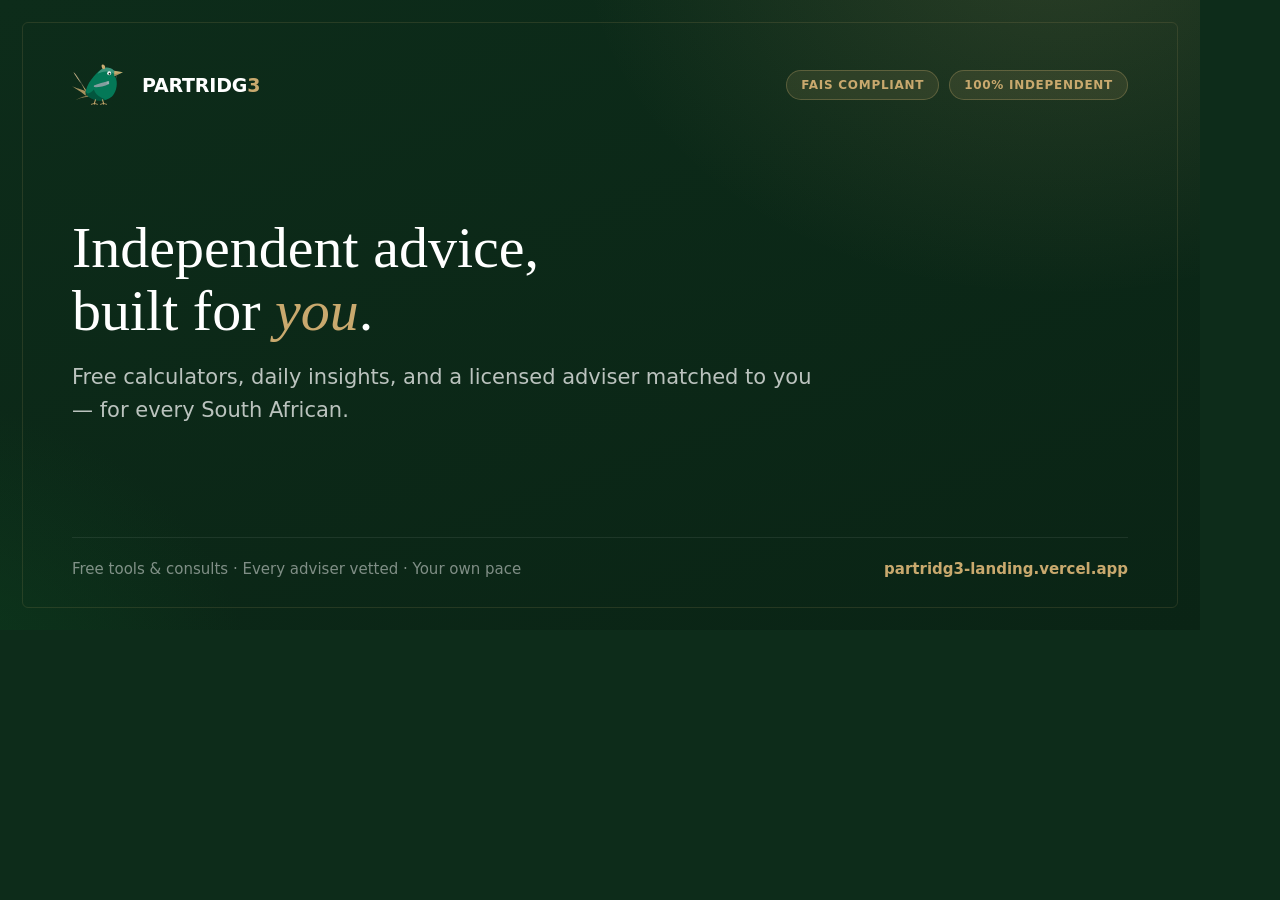
<file: social-cards/og-image-template.html>
<!doctype html>
<html lang="en">
<head>
<meta charset="utf-8" />
<title>Partridg3 OG Image</title>
<style>
  :root{
    --deep:#0D2C1A; --mid:#0A2415;
    --gold:#C9A96E; --gold-dim:rgba(201,169,110,.12); --gold-border:rgba(201,169,110,.30);
    --w100:#fff; --w70:rgba(255,255,255,.72); --w45:rgba(255,255,255,.48);
    --w08:rgba(255,255,255,.08);
    --f-display:Georgia,'Times New Roman',serif;
    --f-body:-apple-system,BlinkMacSystemFont,'Segoe UI',system-ui,sans-serif;
  }
  *{margin:0;padding:0;box-sizing:border-box;}
  html,body{width:1200px;height:630px;overflow:hidden;background:var(--deep);}
  .card{
    position:relative; width:1200px;height:630px;
    background:
      radial-gradient(ellipse 820px 620px at 88% -10%, rgba(201,169,110,.16), transparent 58%),
      radial-gradient(ellipse 640px 560px at -8% 112%, rgba(15,72,34,.55), transparent 55%),
      linear-gradient(160deg, var(--deep) 0%, var(--mid) 100%);
    display:flex; flex-direction:column; justify-content:space-between;
    padding:64px 72px 52px; font-family:var(--f-body); color:var(--w100);
  }
  .card::before{
    content:''; position:absolute; inset:22px; border:1px solid rgba(201,169,110,.14);
    border-radius:6px; pointer-events:none;
  }
  .top{display:flex; align-items:center; justify-content:space-between;}
  .wordmark{display:flex;align-items:center;gap:14px;}
  .mark{width:56px;height:41px;flex-shrink:0;}
  .wordmark-text{font-size:19px;font-weight:800;letter-spacing:-.01em;}
  .wordmark-text .accent{color:var(--gold);}
  .trust-row{display:flex;gap:10px;}
  .trust-pill{
    font-size:12px;font-weight:700;letter-spacing:.06em;text-transform:uppercase;color:var(--gold);
    background:var(--gold-dim); border:1px solid var(--gold-border); border-radius:999px;
    padding:7px 14px;white-space:nowrap;
  }
  .content{display:flex;flex-direction:column;gap:18px;max-width:920px;}
  .headline{
    font-family:var(--f-display); font-weight:400; font-size:58px; line-height:1.1;
    color:var(--w100); text-wrap:balance;
  }
  .headline em{font-style:italic;color:var(--gold);}
  .subhead{font-size:21px; line-height:1.55; color:var(--w70); max-width:760px; font-weight:400;}
  .bottom{display:flex; align-items:center; justify-content:space-between; gap:24px;
    border-top:1px solid var(--w08); padding-top:22px;}
  .bottom-line{font-size:15px;color:var(--w45);}
  .bottom-line .link{color:var(--gold);font-weight:700;}
</style>
</head>
<body>
  <div class="card">
    <div class="top">
      <div class="wordmark">
        <svg class="mark" viewBox="0 0 110 80" role="img" aria-label="Partridg3 mark">
          <path d="M 27,50 C 18,38 7,24 3,16  C 7,18 16,34 27,54 Z" fill="#C9A96E"/>
          <path d="M 27,50 C 18,38 7,24 3,16  C 5,16 10,22 16,32 Z"  fill="white" opacity="0.20"/>
          <path d="M 22,46 C 20,42 19,40 18,37 C 20,43 22,49 24,52 Z" fill="black" opacity="0.22"/>
          <path d="M 27,53 C 14,49 3,45 0,43  C 4,47 14,51 27,62 Z" fill="#C9A96E" opacity="0.82"/>
          <path d="M 27,53 C 14,49 3,45 0,43  C 1,44 5,46 10,48 Z"  fill="white" opacity="0.16"/>
          <path d="M 33,60 C 22,64 12,67 8,70  C 12,68 22,65 33,64 Z" fill="#C9A96E" opacity="0.65"/>
          <path d="M 100,16 L 83,13 C 77,7 68,5 61,8 C 55,11 49,17 43,24 C 37,31 30,40 27,53 C 25,58 31,66 44,70 C 54,74 68,72 78,64 C 86,56 90,42 87,30 C 86,26 84,24 83,24 Z" fill="#047857"/>
          <path d="M 43,50 C 37,56 30,62 27,53 C 25,58 31,66 44,70 C 52,73 62,72 65,69 C 56,66 46,60 43,50 Z" fill="black" opacity="0.28"/>
          <path d="M 83,13 C 77,7 68,5 61,8 C 57,10 53,14 50,19 C 60,13 74,12 84,20 C 87,23 87,29 87,30 C 89,24 87,17 83,13 Z" fill="white" opacity="0.22"/>
          <path d="M 43,42 C 51,38 63,36 72,33 L 73,39 C 62,44 50,46 43,45 Z" fill="#94A3A8" opacity="0.88"/>
          <path d="M 68,34 C 71,33 73,33 73,33 L 73,39 C 71,39 69,39 68,38 Z" fill="white" opacity="0.20"/>
          <path d="M 60,9 C 56,2 59,0 62,1 C 67,4 65,9 63,10 Z" fill="#C9A96E"/>
          <path d="M 60,9 C 58,5 59,2 61,1 C 60,3 59,6 60,9 Z"   fill="white" opacity="0.25"/>
          <path d="M 83,13 L 100,16 L 83,24 Z" fill="#C9A96E"/>
          <path d="M 83,13 L 100,16 L 95,15 Z" fill="white" opacity="0.20"/>
          <path d="M 83,20 L 95,17 L 83,24 Z"  fill="black" opacity="0.18"/>
          <circle cx="73"   cy="18"   r="3.8" fill="white"/>
          <circle cx="73.5" cy="19"   r="2"   fill="#0B1912"/>
          <circle cx="72"   cy="17.2" r="1"   fill="white"/>
          <line x1="46" y1="70" x2="44" y2="77" stroke="#C9A96E" stroke-width="2"   stroke-linecap="round"/>
          <line x1="44" y1="77" x2="38" y2="79" stroke="#C9A96E" stroke-width="1.5" stroke-linecap="round"/>
          <line x1="44" y1="77" x2="44" y2="79" stroke="#C9A96E" stroke-width="1.5" stroke-linecap="round"/>
          <line x1="44" y1="77" x2="50" y2="79" stroke="#C9A96E" stroke-width="1.5" stroke-linecap="round"/>
          <line x1="60" y1="70" x2="62" y2="77" stroke="#C9A96E" stroke-width="2"   stroke-linecap="round"/>
          <line x1="62" y1="77" x2="56" y2="79" stroke="#C9A96E" stroke-width="1.5" stroke-linecap="round"/>
          <line x1="62" y1="77" x2="62" y2="79" stroke="#C9A96E" stroke-width="1.5" stroke-linecap="round"/>
          <line x1="62" y1="77" x2="68" y2="79" stroke="#C9A96E" stroke-width="1.5" stroke-linecap="round"/>
        </svg>
        <div class="wordmark-text">PARTRIDG<span class="accent">3</span></div>
      </div>
      <div class="trust-row">
        <div class="trust-pill">FAIS Compliant</div>
        <div class="trust-pill">100% Independent</div>
      </div>
    </div>

    <div class="content">
      <div class="headline">Independent advice,<br>built for <em>you</em>.</div>
      <div class="subhead">Free calculators, daily insights, and a licensed adviser matched to you — for every South African.</div>
    </div>

    <div class="bottom">
      <div class="bottom-line">Free tools &amp; consults · Every adviser vetted · Your own pace</div>
      <div class="bottom-line"><span class="link">partridg3-landing.vercel.app</span></div>
    </div>
  </div>
</body>
</html>
</file>
